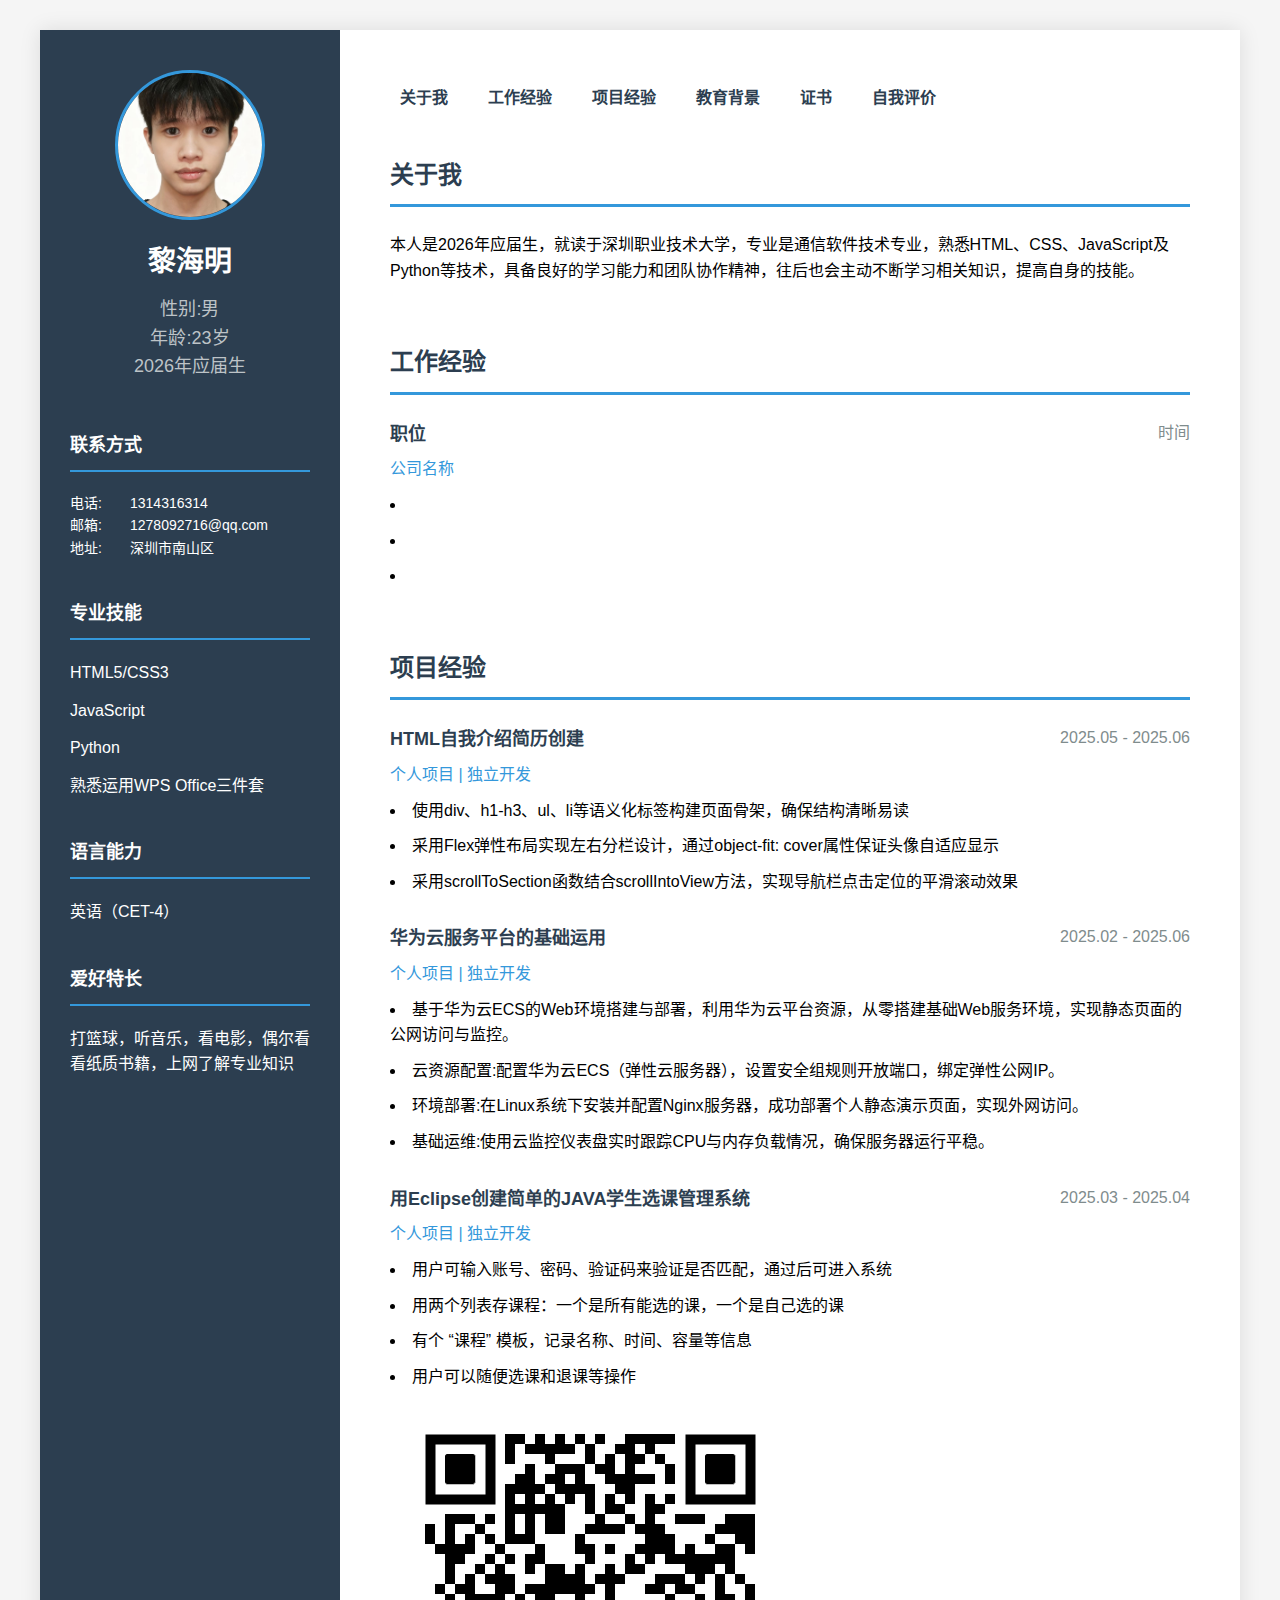
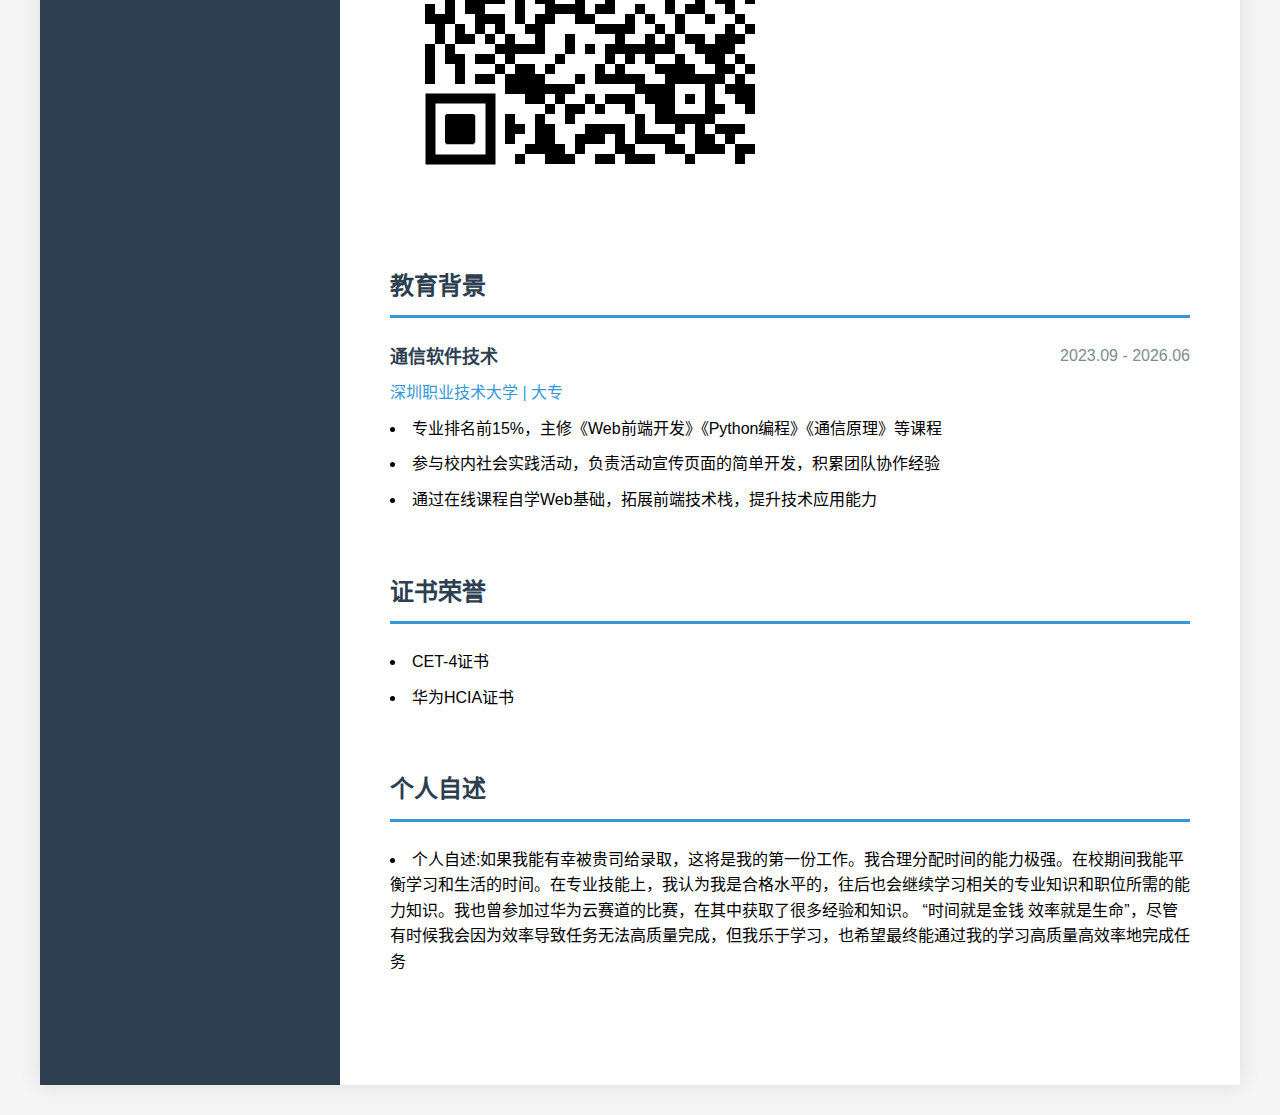
<file: index.html>
<!DOCTYPE html>
<html lang="zh-CN">
<head>
    <meta charset="UTF-8">
    <meta name="viewport" content="width=device-width, initial-scale=1.0">
    <title>个人简历</title>
    <style>
        * {
            margin: 0;
            padding: 0;
            box-sizing: border-box;
            font-family: 'Segoe UI', 'Microsoft YaHei', sans-serif;
        }
        body {
            background-color: #f5f5f5;
            line-height: 1.6;
        }
        .resume-container {
            display: flex;
            max-width: 1200px;
            margin: 30px auto;
            background: white;
            box-shadow: 0 0 20px rgba(0,0,0,0.1);
        }

        /* 左侧栏样式（宽度缩小为25%） */
        .sidebar {
            width: 25%;
            background-color: #2c3e50;
            color: white;
            padding: 40px 30px;
        }
        .profile {
            text-align: center;
            margin-bottom: 40px;
        }
        /* 照片自适应样式 */
        .avatar-container {
            width: 150px;
            height: 150px;
            border-radius: 50%;
            overflow: hidden;
            margin: 0 auto 20px;
            border: 3px solid #3498db;
        }
        .avatar {
            width: 100%;
            height: 100%;
            object-fit: cover; /* 保持图片比例并填充容器 */
        }
        .name {
            font-size: 28px;
            margin-bottom: 10px;
        }
        .job-title {
            color: #bdc3c7;
            font-size: 18px;
        }
        .contact-info {
            margin: 30px 0;
        }
        /* 联系方式改为横向排列（已删除间隔：gap设为0） */
        .contact-list {
            display: flex;
            flex-direction: column;
            gap: 0; /* 关键修改：此属性控制间隔，已设为0 */
        }
        .contact-item {
            display: flex;
            align-items: center;
            font-size: 14px; /* 适当缩小字体，避免换行 */
        }
        .contact-item span:first-child {
            width: 60px; /* 固定标签宽度，保持对齐 */
            flex-shrink: 0;
        }
        .sidebar-section-title {
            font-size: 18px;
            text-transform: uppercase;
            border-bottom: 2px solid #3498db;
            padding: 10px 0;
            margin: 30px 0 20px;
        }
        /* 技能改为文字描述（移除进度条） */
        .skill-list {
            list-style-type: none;
        }
        .skill-item {
            margin: 12px 0;
            display: flex;
            justify-content: space-between;
        }
        .skill-proficiency {
            color: #bdc3c7;
            font-size: 14px;
        }

        /* 右侧内容区样式（宽度调整为75%） */
        .main-content {
            width: 75%;
            padding: 50px;
        }
        .nav-links {
            display: flex;
            gap: 20px;
            margin-bottom: 40px;
            flex-wrap: wrap;
        }
        .nav-link {
            color: #2c3e50;
            text-decoration: none;
            font-weight: 600;
            padding: 5px 10px;
            border-radius: 4px;
            transition: background-color 0.3s;
            cursor: pointer;
        }
        .nav-link:hover {
            background-color: #f1f1f1;
        }
        .content-section {
            margin-bottom: 60px;
            scroll-margin-top: 20px;
        }
        .section-title {
            font-size: 24px;
            color: #2c3e50;
            border-bottom: 3px solid #3498db;
            padding-bottom: 10px;
            margin-bottom: 25px;
        }
        .timeline-item {
            margin-bottom: 30px;
        }
        .timeline-header {
            display: flex;
            justify-content: space-between;
            margin-bottom: 8px;
        }
        .timeline-title {
            font-weight: bold;
            font-size: 18px;
            color: #2c3e50;
        }
        .timeline-date {
            color: #7f8c8d;
        }
        .timeline-company {
            color: #3498db;
            margin-bottom: 10px;
        }
        .project-list, .education-list, .self-evaluation-list {
            list-style-position: inside;
        }
        .project-list li, .education-list li, .self-evaluation-list li {
            margin: 10px 0;
        }
    </style>
</head>
<body>
    <div class="resume-container">
        <!-- 左侧栏 -->
        <div class="sidebar">
            <div class="profile">
                <div class="avatar-container">
                    <img src="../t/个人照片.jpg" alt="个人照片" class="avatar">
                </div>
                <h1 class="name">黎海明</h1>
                <p class="job-title">性别:男</p>
                <p class="job-title">年龄:23岁</p>
                <p class="job-title">2026年应届生</p> 

            </div>

            <div class="contact-info">
                <h3 class="sidebar-section-title">联系方式</h3>
                <div class="contact-list">
                    <div class="contact-item">
                        <span>电话:</span>
                        <span>1314316314</span>
                    </div>
                    <div class="contact-item">
                        <span>邮箱:</span>
                        <span>1278092716@qq.com</span>
                    </div>
                    <div class="contact-item">
                        <span>地址:</span>
                        <span>深圳市南山区</span>
                    </div>
                </div>
            </div>

            <!-- 技能改为文字描述（无进度条） -->
            <div class="skills">
                <h3 class="sidebar-section-title">专业技能</h3>
                <ul class="skill-list">
                    <li class="skill-item">
                        <span>HTML5/CSS3</span>
                        <span class="skill-proficiency"></span>
                    </li>
                    <li class="skill-item">
                        <span>JavaScript</span>
                        <span class="skill-proficiency"></span>
                    </li>
                    <li class="skill-item">
                        <span>Python</span>
                        <span class="skill-proficiency"></span>
                    </li>
                     <li class="skill-item">
                        <span>熟悉运用WPS Office三件套</span>
                        <span class="skill-proficiency"></span>
                    </li>
                </ul>
            </div>

            <div class="languages">
                <h3 class="sidebar-section-title">语言能力</h3>
                <ul class="skill-list">
                    <li class="skill-item">
                        <span>英语（CET-4）</span>
                        <span class="skill-proficiency"></span>
                    </li>
                </ul>
            </div>


            <div class="hobbies">
                <h3 class="sidebar-section-title">爱好特长</h3>
                <ul class="skill-list">
                    <li class="skill-item">
                        <span>打篮球，听音乐，看电影，偶尔看看纸质书籍，上网了解专业知识</span>
                        <span class="skill-proficiency"></span>
                    </li>
                    <li class="skill-item">
                        <span></span>
                        <span class="skill-proficiency"></span>
                    </li>
                    <li class="skill-item">
                        <span></span>
                        <span class="skill-proficiency"></span>
                    </li>
                </ul>
            </div>

        </div>

        <!-- 右侧内容区 -->
        <div class="main-content">
            <!-- 导航链接：新增“自我评价”导航，实现点击跳转 -->
            <div class="nav-links">
                <div class="nav-link" onclick="scrollToSection('about')">关于我</div>
                <div class="nav-link" onclick="scrollToSection('experience')">工作经验</div>
                <div class="nav-link" onclick="scrollToSection('projects')">项目经验</div>
                <div class="nav-link" onclick="scrollToSection('education')">教育背景</div>
                <div class="nav-link" onclick="scrollToSection('certificates')">证书</div>
                <div class="nav-link" onclick="scrollToSection('self-evaluation')">自我评价</div>
            </div>

            <div id="about" class="content-section">
                <h2 class="section-title">关于我</h2>
                <p>本人是2026年应届生，就读于深圳职业技术大学，专业是通信软件技术专业，熟悉HTML、CSS、JavaScript及Python等技术，具备良好的学习能力和团队协作精神，往后也会主动不断学习相关知识，提高自身的技能。</p>
            </div>


            <div id="experience" class="content-section">
                <h2 class="section-title">工作经验</h2>
                <div class="timeline-item">
                    <div class="timeline-header">
                        <div class="timeline-title">职位</div>
                        <div class="timeline-date">时间</div>
                    </div>
                    <div class="timeline-company">公司名称</div>
                    <ul class="project-list">
                        <li></li>
                        <li></li>
                        <li></li>
                    </ul>
                </div>
                
            </div>


            <div id="projects" class="content-section">
                <h2 class="section-title">项目经验</h2>
                <div class="timeline-item">
                    <div class="timeline-header">
                        <div class="timeline-title">HTML自我介绍简历创建</div>
                        <div class="timeline-date">2025.05 - 2025.06</div>
                    </div>
                    <div class="timeline-company">个人项目 | 独立开发</div>
                    <ul class="project-list">
                        <li>使用div、h1-h3、ul、li等语义化标签构建页面骨架，确保结构清晰易读</li>
                        <li>采用Flex弹性布局实现左右分栏设计，通过object-fit: cover属性保证头像自适应显示</li>
                        <li>采用scrollToSection函数结合scrollIntoView方法，实现导航栏点击定位的平滑滚动效果</li>
                    </ul>
                </div>
                
                <div class="timeline-item">
                    <div class="timeline-header">
                        <div class="timeline-title">华为云服务平台的基础运用</div>
                        <div class="timeline-date">2025.02 - 2025.06</div>
                    </div>
                    <div class="timeline-company">个人项目 | 独立开发</div>
                    <ul class="project-list">
                        <li>基于华为云ECS的Web环境搭建与部署，利用华为云平台资源，从零搭建基础Web服务环境，实现静态页面的公网访问与监控。</li>
                        <li>云资源配置:配置华为云ECS（弹性云服务器），设置安全组规则开放端口，绑定弹性公网IP。</li>
                        <li>环境部署:在Linux系统下安装并配置Nginx服务器，成功部署个人静态演示页面，实现外网访问。</li>
                        <li>基础运维:使用云监控仪表盘实时跟踪CPU与内存负载情况，确保服务器运行平稳。</li>
                    </ul>
                </div>
                
                <div class="timeline-item">
                    <div class="timeline-header">
                        <div class="timeline-title">用Eclipse创建简单的JAVA学生选课管理系统</div>
                        <div class="timeline-date">2025.03 - 2025.04</div>
                    </div>
                    <div class="timeline-company">个人项目 | 独立开发</div>
                    <ul class="project-list">
                        <li>用户可输入账号、密码、验证码来验证是否匹配，通过后可进入系统</li>
                        <li>用两个列表存课程：一个是所有能选的课，一个是自己选的课</li>
                        <li>有个 “课程” 模板，记录名称、时间、容量等信息</li>
                        <li>用户可以随便选课和退课等操作</li>
                    </ul>
                    <img src="../t/选课系统二维码.png" alt="选课系统二维码照片" >
                </div>
            </div>

            <div id="education" class="content-section">
                <h2 class="section-title">教育背景</h2>
                <div class="timeline-item">
                    <div class="timeline-header">
                        <div class="timeline-title">通信软件技术</div>
                        <div class="timeline-date">2023.09 - 2026.06</div>
                    </div>
                    <div class="timeline-company">深圳职业技术大学 | 大专 </div>
                    <ul class="education-list">
                        <li>专业排名前15%，主修《Web前端开发》《Python编程》《通信原理》等课程</li>
                        <li>参与校内社会实践活动，负责活动宣传页面的简单开发，积累团队协作经验</li>
                        <li>通过在线课程自学Web基础，拓展前端技术栈，提升技术应用能力</li>
                    </ul>
                </div>
            </div>

            <div id="certificates" class="content-section">
                <h2 class="section-title">证书荣誉</h2>
                <ul class="project-list">
                    <li>CET-4证书</li>
                    <li>华为HCIA证书</li>
                </ul>
            </div>

            <div id="self-evaluation" class="content-section">
                <h2 class="section-title">个人自述</h2>
                <ul class="self-evaluation-list">
                    <li>个人自述:如果我能有幸被贵司给录取，这将是我的第一份工作。我合理分配时间的能力极强。在校期间我能平衡学习和生活的时间。在专业技能上，我认为我是合格水平的，往后也会继续学习相关的专业知识和职位所需的能力知识。我也曾参加过华为云赛道的比赛，在其中获取了很多经验和知识。
“时间就是金钱 效率就是生命”，尽管有时候我会因为效率导致任务无法高质量完成，但我乐于学习，也希望最终能通过我的学习高质量高效率地完成任务</li>
                </ul>
            </div>

        </div>
    </div>

    <script>

        function scrollToSection(sectionId) {
            const section = document.getElementById(sectionId);
            if (section) {
                section.scrollIntoView({
                    behavior: 'smooth'
                });
            }
        }
    </script>
</body>
</html>
</file>
